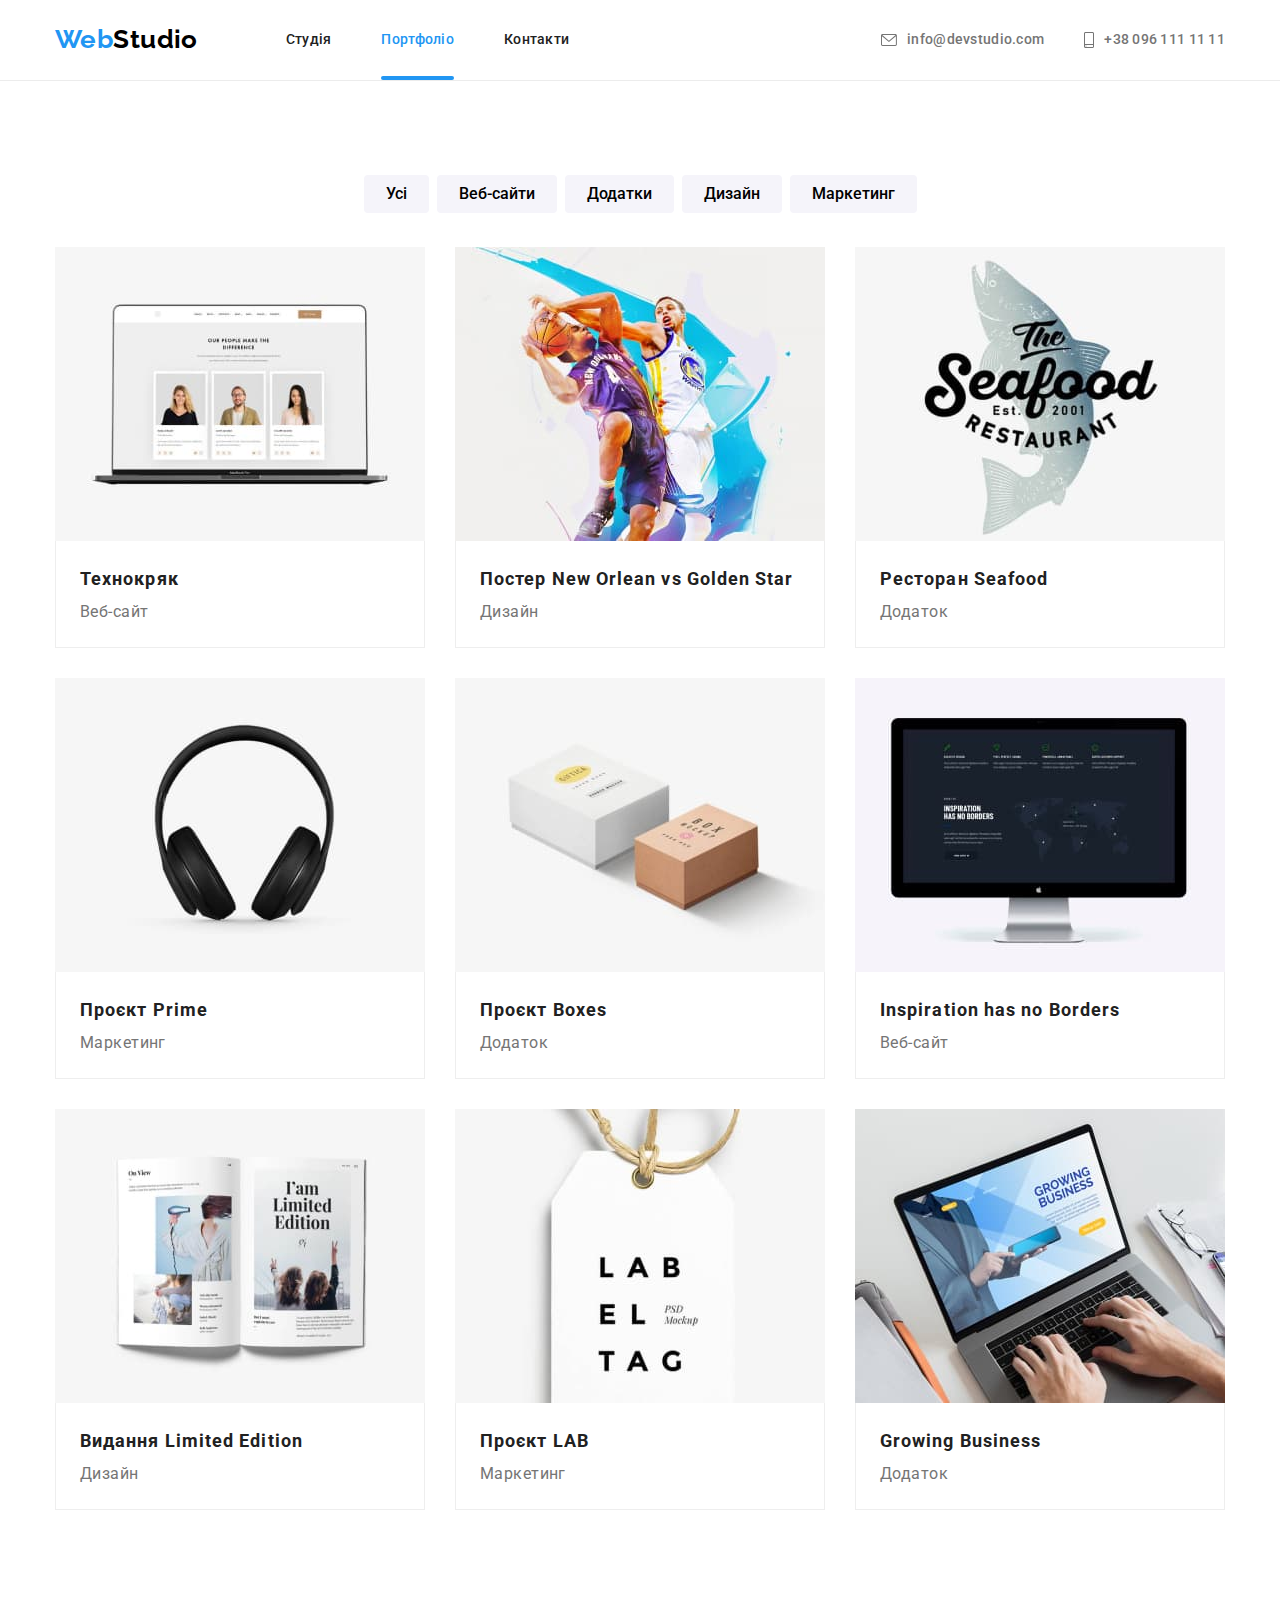
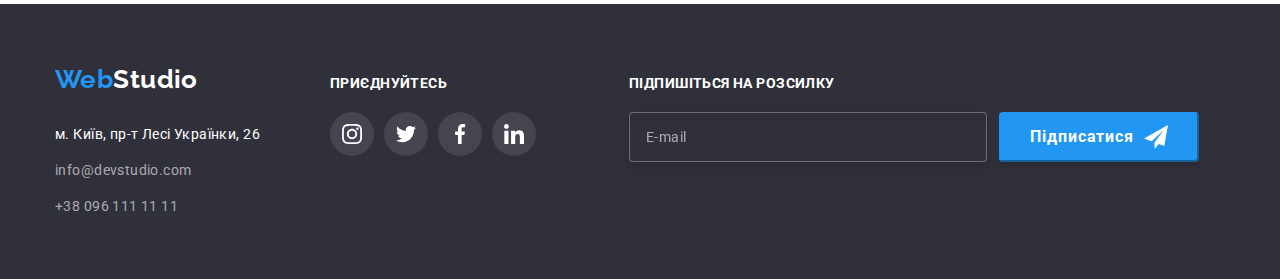
<file: portfolio.html>
<!DOCTYPE html>
<html lang="uk">
<head>
    <meta charset="UTF-8">
    <meta http-equiv="X-UA-Compatible" content="IE=edge">
    <meta name="viewport" content="width=device-width, initial-scale=1.0">
    <title>Портфоліо</title>
    <link href="https://fonts.googleapis.com/css2?family=Raleway:wght@700&family=Roboto:wght@400;500;700;900&display=swap"
        rel="stylesheet">
    <link rel="stylesheet" href="https://cdn.jsdelivr.net/npm/modern-normalize@1.1.0/modern-normalize.min.css">
    <link rel="stylesheet" href="./css/main.min.css">
</head>
<body>
    <!--Шапка сторінки-->
    <header class="header">
        <div class="container">
            <a href="/" class="logo logo-h">Web<span class="logo-end">Studio</span></a>
            <nav>
                <ul class="menu-nav list">
                    <li><a href="./index.html" class="link">Студія</a></li>
                    <li class="list-link current-site"><a href="./portfolio.html" class="link current">Портфоліо</a></li>
                    <li class="list-link"><a href="" class="link">Контакти</a></li>
                </ul>
            </nav>
            <ul class="contacts list">
                <li><a href="mailto:info@devstudio.com" class="contacts-link">
                        <svg class="menu-nav-icons" width="16" height="12">
                            <use href="./images/icons.svg#envelope"></use>
                        </svg>
                        info@devstudio.com</a></li>
                <li class="list-link"><a href="tel:+380961111111" class="contacts-link">
                        <svg class="menu-nav-icons" width="10" height="16">
                            <use href="./images/icons.svg#smartphone"></use>
                        </svg>
                        +38 096 111 11 11</a></li>
            </ul>
        </div>
    </header>
    <main>
        <section class="section">
            <div class="container">
                <h1 class="visually-hidden">Приклади робіт</h1>
                <ul class="list filter-list">
                    <li class="filter-li"><button type="button" class="filter">Усі</button></li>
                    <li class="filter-li"><button type="button" class="filter">Веб-сайти</button></li>
                    <li class="filter-li"><button type="button" class="filter">Додатки</button></li>
                    <li class="filter-li"><button type="button" class="filter">Дизайн</button></li>
                    <li class="filter-li"><button type="button" class="filter">Маркетинг</button></li>
                </ul>
                    <ul class="examples list">
                <li>
                    <a href="http://" class="example-link">
                    <div class="overlay">
                        <img srcset="./images/portfolio/technokryak.jpg 1x, ./images/portfolio/technokryak@2x.jpg 2x" src="./images/portfolio/technokryak.jpg" alt="Технокряк" width="370" height="294">
                        <p class="overlay-text">Ресурс пропонує комплексні пропозиції з різним рівнем функціоналу та сервісів. Все це дозволить відвідувачу отримати
                        вичерпні відомості про компанію чи приватну особу.</p>
                    </div>
                    <div class="infos">
                        <h2 class="example-item">Технокряк</h2>
                        <p class="p-text">Веб-сайт</p>
                    </div>
                    </a>
                </li>
                <li>
                    <a href="http://" class="example-link">
                    <div class="overlay">
                        <img srcset="./images/portfolio/basketball.jpg 1x, ./images/portfolio/basketball@2x.jpg 2x" src="./images/portfolio/basketball.jpg" alt="Постер" width="370" height="294">
                        <p class="overlay-text">Ресурс пропонує комплексні пропозиції з різним рівнем функціоналу та сервісів. Все це дозволить
                        відвідувачу отримати вичерпні відомості про компанію чи приватну особу.</p>
                    </div>
                    <div class="infos">
                        <h2 class="example-item">Постер New Orlean vs Golden Star</h2>
                        <p class="p-text">Дизайн</p>
                    </div>
                    </a>
                </li>
                <li>
                    <a href="http://" class="example-link">
                    <div class="overlay">
                        <img srcset="./images/portfolio/seafood.jpg 1x, ./images/portfolio/seafood@2x.jpg 2x" src="./images/portfolio/seafood.jpg" alt="Ресторан" width="370" height="294">
                        <p class="overlay-text">Ресурс пропонує комплексні пропозиції з різним рівнем функціоналу та сервісів. Все це дозволить
                        відвідувачу отримати вичерпні відомості про компанію чи приватну особу.</p>
                    </div>
                    <div class="infos">
                        <h2 class="example-item">Ресторан Seafood</h2>
                        <p class="p-text">Додаток</p>
                    </div>
                    </a>
                </li>
                <li>
                    <a href="http://" class="example-link">
                    <div class="overlay">
                        <img srcset="./images/portfolio/prime.jpg 1x, ./images/portfolio/prime@2x.jpg 2x" src="./images/portfolio/prime.jpg" alt="Prime" width="370" height="294">
                        <p class="overlay-text">Ресурс пропонує комплексні пропозиції з різним рівнем функціоналу та сервісів. Все це дозволить відвідувачу отримати вичерпні відомості про компанію чи приватну особу.</p>
                    </div>
                    <div class="infos">
                        <h2 class="example-item">Проєкт Prime</h2>
                        <p class="p-text">Маркетинг</p>
                    </div>
                    </a>
                </li>
                <li>
                    <a href="http://" class="example-link">
                    <div class="overlay">
                        <img srcset="./images/portfolio/boxes.jpg 1x, ./images/portfolio/boxes@2x.jpg 2x" src="./images/portfolio/boxes.jpg" alt="Boxes" width="370" height="294">
                        <p class="overlay-text">Ресурс пропонує комплексні пропозиції з різним рівнем функціоналу та сервісів. Все це дозволить
                        відвідувачу отримати вичерпні відомості про компанію чи приватну особу.</p>
                    </div>
                    <div class="infos">
                        <h2 class="example-item">Проєкт Boxes</h2>
                        <p class="p-text">Додаток</p>
                    </div>
                    </a>
                </li>
                <li>
                    <a href="http://" class="example-link">
                    <div class="overlay">
                        <img srcset="./images/portfolio/ihnb.jpg 1x, ./images/portfolio/ihnb@2x.jpg 2x" src="./images/portfolio/ihnb.jpg" alt="IhnB" width="370" height="294">
                        <p class="overlay-text">Ресурс пропонує комплексні пропозиції з різним рівнем функціоналу та сервісів. Все це дозволить
                        відвідувачу отримати вичерпні відомості про компанію чи приватну особу.</p>
                    </div>
                    <div class="infos">
                        <h2 class="example-item">Inspiration has no Borders</h2>
                        <p class="p-text">Веб-сайт</p>
                    </div>
                    </a>
                </li>
                <li>
                    <a href="http://" class="example-link">
                    <div class="overlay">
                        <img srcset="./images/portfolio/limited-edition.jpg 1x, ./images/portfolio/limited-edition@2x.jpg 2x" src="./images/portfolio/limited-edition.jpg" alt="Limited Edition" width="370" height="294">
                        <p class="overlay-text">Ресурс пропонує комплексні пропозиції з різним рівнем функціоналу та сервісів. Все це дозволить
                        відвідувачу отримати вичерпні відомості про компанію чи приватну особу.</p>
                    </div>
                    <div class="infos">
                        <h2 class="example-item">Видання Limited Edition</h2>
                        <p class="p-text">Дизайн</p>
                    </div>
                    </a>
                </li>
                <li>
                    <a href="http://" class="example-link">
                    <div class="overlay">
                        <img srcset="./images/portfolio/lab.jpg 1x, ./images/portfolio/lab@2x.jpg 2x" src="./images/portfolio/lab.jpg" alt="LAB" width="370" height="294">
                        <p class="overlay-text">Ресурс пропонує комплексні пропозиції з різним рівнем функціоналу та сервісів. Все це дозволить
                        відвідувачу отримати вичерпні відомості про компанію чи приватну особу.</p>
                    </div>
                    <div class="infos">
                        <h2 class="example-item">Проєкт LAB</h2>
                        <p class="p-text">Маркетинг</p>
                    </div>
                    </a>
                </li>
                <li>
                    <a href="http://" class="example-link">
                    <div class="overlay">
                        <img srcset="./images/portfolio/growing-business.jpg 1x, ./images/portfolio/growing-business@2x.jpg 2x" src="./images/portfolio/growing-business.jpg" alt="Growing Business" width="370" height="294">
                        <p class="overlay-text">Ресурс пропонує комплексні пропозиції з різним рівнем функціоналу та сервісів. Все це дозволить
                        відвідувачу отримати вичерпні відомості про компанію чи приватну особу.</p>
                    </div>
                    <div class="infos">
                        <h2 class="example-item">Growing Business</h2>
                        <p class="p-text">Додаток</p>
                    </div>
                    </a>
                </li>
                </ul>
            </div>
        </section>
    </main>
    <!--Підвал сторінки-->
    <footer class="footer">
        <div class="container">
            <div>
                <a href="/" class="logo logo-f">Web<span class="logo-end-f">Studio</span></a>
                <address>
                    <ul class="list">
                        <li class="adress-li"><a href="https://goo.gl/maps/xRPYW7kkfp8a4WXSA" target="_blank"
                                rel="noopener noreferrer nofollow" class="adress-link">м. Київ, пр-т Лесі Українки, 26</a>
                        </li>
                        <li class="adress-li"><a href="mailto:info@devstudio.com" target="_blank"
                                rel="noopener noreferrer nofollow" class="info-link">info@devstudio.com</a>
                        </li>
                        <li class="adress-li"><a href="tel:+380961111111" class="info-link">+38 096 111 11 11</a></li>
                    </ul>
                </address>
            </div>
            <div class="f-right">
                <p class="join">приєднуйтесь</p>
                <ul class="socials-list list">
                    <li class="link-item">
                        <a href="https://www.instagram.com" class="socials-link" target="_blank"
                            rel="noopener noreferrer nofollow">
                            <svg class="socials-icons" width="20" height="20">
                                <use href="./images/icons.svg#instagram"></use>
                            </svg>
                        </a>
                    </li>
                    <li class="link-item">
                        <a href="https://twitter.com" class="socials-link" target="_blank"
                            rel="noopener noreferrer nofollow">
                            <svg class="socials-icons" width="20" height="20">
                                <use href="./images/icons.svg#twitter"></use>
                            </svg>
                        </a>
                    </li>
                    <li class="link-item">
                        <a href="https://www.facebook.com" class="socials-link" target="_blank"
                            rel="noopener noreferrer nofollow">
                            <svg class="socials-icons" width="20" height="20">
                                <use href="./images/icons.svg#facebook"></use>
                            </svg>
                        </a>
                    </li>
                    <li class="link-item">
                        <a href="https://www.linkedin.com" class="socials-link" target="_blank"
                            rel="noopener noreferrer nofollow">
                            <svg class="socials-icons" width="20" height="20">
                                <use href="./images/icons.svg#linkedin"></use>
                            </svg>
                        </a>
                    </li>
                </ul>   
            </div>
            <div class="f-form">
                <p class="f-sign">Підпишіться на розсилку</p>
                <form class="footer-form">
                    <input type="email" name="email" placeholder="E-mail" class="footer-input">
                    <button type="submit" class="footer-btn">
                        <span class="sign">Підписатися</span>
                        <svg width="24" height="24">
                            <use href="./images/icons.svg#icon-send"></use>
                        </svg>
                    </button>
                </form>
            </div>
        </div>
    </footer>
    </body>
    </html>
</file>
<file: css/main.min.css>
:root{--main-text-color: #212121;--second-text-color: #757575;--activ-color: #2196F3;--white-color: #FFFFFF;--time: 250ms;--time-funktion: cubic-bezier(0.4, 0, 0.2, 1) }.visually-hidden{position:absolute;width:1px;height:1px;margin:-1px;border:0;padding:0;white-space:nowrap;-webkit-clip-path:inset(100%);clip-path:inset(100%);clip:rect(0 0 0 0);overflow:hidden}body{color:var(--main-text-color);background-color:var(--white-color);font-family:Roboto,sans-serif;font-size:14px;letter-spacing:.03em}.list{list-style:none}.container{margin:0 auto;padding:0 15px}@media screen and (min-width: 480px){.container{width:480px}}@media screen and (min-width: 768px){.container{width:768px}}@media screen and (min-width: 1200px){.container{width:1200px}}h1,h2,h3,h4,h5,h6,p,ul{margin:0;padding:0}.section{padding-top:60px;padding-bottom:60px}@media screen and (min-width: 768px){.section{padding-top:94px;padding-bottom:94px}}@media screen and (min-width: 1200px){.section{width:100%;padding-top:94px;padding-bottom:94px}}a{text-decoration:none}img{display:block;max-width:100%;height:auto}.header{border-bottom:1px solid #ececec}.header .container{display:-webkit-box;display:-ms-flexbox;display:flex;-webkit-box-align:center;-ms-flex-align:center;align-items:center}.menu-nav-icons{margin-right:8px;fill:var(--second-text-color);-webkit-transition:fill var(--time) var(--time-funktion);transition:fill var(--time) var(--time-funktion)}@media screen and (min-width: 1200px){.menu-nav-icons{margin-right:10px}}.menu-nav-icons:hover,.menu-nav-icons:focus{fill:var(--activ-color)}.contacts-link:hover .menu-nav-icons,.contacts-link:focus .menu-nav-icons{fill:currentColor}.envelope{width:14px;height:10px}@media screen and (min-width: 1200px){.envelope{width:16px;height:12px}}.smartphone{width:10px;height:14px}@media screen and (min-width: 1200px){.smartphone{width:10px;height:16px}}.menu-nav .list-link{margin-left:50px}@media screen and (min-width: 1200px){.contacts .list-link{margin-left:40px}}.link{color:var(--main-text-color);-webkit-transition:color var(--time) var(--time-funktion);transition:color var(--time) var(--time-funktion)}.link:hover,.link:focus{color:var(--activ-color)}.current-site{position:relative}.current::after{content:"";position:absolute;display:block;bottom:0;width:100%;height:4px;background-color:var(--activ-color);border-radius:2px}.current{color:var(--activ-color)}.contacts-link{color:var(--second-text-color);-webkit-transition:color var(--time) var(--time-funktion);transition:color var(--time) var(--time-funktion)}.contacts-link:hover,.contacts-link:focus{color:var(--activ-color)}.menu-nav{display:-webkit-box;display:-ms-flexbox;display:flex;margin-left:88px;font-weight:500;font-size:14px;line-height:1.14;letter-spacing:.02em}@media screen and (max-width: 767px){.menu-nav{display:none}}.menu-nav .link{display:-webkit-box;display:-ms-flexbox;display:flex;padding-top:32px;padding-bottom:32px}.contacts .contacts-link{display:-webkit-box;display:-ms-flexbox;display:flex;-webkit-box-align:center;-ms-flex-align:center;align-items:center}@media screen and (min-width: 1200px){.contacts .contacts-link{display:-webkit-box;display:-ms-flexbox;display:flex;padding-top:32px;padding-bottom:32px}}.contacts{margin-left:96px;display:-webkit-box;display:-ms-flexbox;display:flex;gap:10px;font-weight:500;font-size:12px;line-height:1.14;letter-spacing:.02em}@media screen and (max-width: 767px){.contacts{display:none}}@media screen and (max-width: 1199px){.contacts{-ms-flex-wrap:wrap;flex-wrap:wrap}}@media screen and (min-width: 1200px){.contacts{margin-left:auto;gap:0;font-size:14px}}.logo{color:var(--activ-color);font-family:"Raleway",sans-serif;font-weight:700;font-size:24px;line-height:1.17}@media screen and (min-width: 1200px){.logo{font-size:26px;line-height:1.19}}.logo-end{color:#000}.logo-end-f{color:var(--white-color)}.logo-h{padding-top:24px;padding-bottom:25px}.logo-f{display:block;text-align:center;margin-bottom:28px}@media screen and (min-width: 1200px){.logo-f{display:block;text-align:start}}.footer{width:100%;padding:60px 0;margin:0 auto;background-color:#2f303a}@media screen and (min-width: 768px){.footer{width:768px}}@media screen and (min-width: 1200px){.footer{width:auto}}.footer .container{display:block}@media screen and (min-width: 1200px){.footer .container{display:-webkit-box;display:-ms-flexbox;display:flex;-webkit-box-align:baseline;-ms-flex-align:baseline;align-items:baseline}}.footer-tablet{display:block}@media screen and (min-width: 768px){.footer-tablet{display:-webkit-box;display:-ms-flexbox;display:flex;-webkit-box-align:baseline;-ms-flex-align:baseline;align-items:baseline;-ms-flex-pack:distribute;justify-content:space-around;margin-bottom:60px}}@media screen and (min-width: 1200px){.footer-tablet{display:-webkit-box;display:-ms-flexbox;display:flex;-webkit-box-align:baseline;-ms-flex-align:baseline;align-items:baseline;margin-bottom:0}}@media screen and (max-width: 767px){.contacts-list{margin-bottom:60px}}.adress-li:not(:last-child){margin-bottom:12px}.adress-li{text-align:center}@media screen and (min-width: 1200px){.adress-li{text-align:start}}.adress-link{color:var(--white-color);font-style:normal;line-height:1.71;-webkit-transition:color var(--time) var(--time-funktion);transition:color var(--time) var(--time-funktion)}.adress-link:hover,.adress-link:focus{color:var(--activ-color)}.f-right{text-align:center}@media screen and (min-width: 1200px){.f-right{text-align:start;width:206px;height:80px;margin-left:70px}}.f-right .socials-list{text-align:center}@media screen and (max-width: 767px){.f-right .socials-list{margin-bottom:60px}}@media screen and (min-width: 1200px){.f-right .socials-list{text-align:start;margin:0}}.join{width:auto;margin-bottom:20px;font-weight:700;font-size:14px;line-height:1.14;letter-spacing:.03em;text-transform:uppercase;color:#fff}@media screen and (min-width: 1200px){.f-form{width:570px;height:86px;margin-left:93px}}.f-sign{width:auto;text-align:center;font-weight:700;font-size:14px;line-height:1.14;letter-spacing:.03em;text-transform:uppercase;color:#fff}@media screen and (min-width: 1200px){.f-sign{text-align:start}}.footer-form{display:block}@media screen and (min-width: 1200px){.footer-form{display:-webkit-box;display:-ms-flexbox;display:flex;gap:12px;-webkit-box-align:center;-ms-flex-align:center;align-items:center}}.sign{margin-right:10px;font-weight:700;font-size:16px;line-height:1.88;letter-spacing:.06em;color:#fff}.footer-input{width:100%;height:50px;margin:20px auto;padding-left:16px;color:var(--white-color);background-color:#2f303a;border:1px solid rgba(255,255,255,.3);-webkit-filter:drop-shadow(0px 4px 4px rgba(0, 0, 0, 0.15));filter:drop-shadow(0px 4px 4px rgba(0, 0, 0, 0.15));border-radius:4px;letter-spacing:.03em;-webkit-transition:border var(--time) var(--time-funktion);transition:border var(--time) var(--time-funktion)}.footer-input:focus,.footer-input:hover{border-color:var(--activ-color)}.footer-input::-webkit-input-placeholder{display:-webkit-box;display:flex;-webkit-box-align:center;align-items:center;font-weight:400;line-height:1.25;letter-spacing:.03em;color:rgba(255,255,255,.6)}.footer-input::-moz-placeholder{display:flex;align-items:center;font-weight:400;line-height:1.25;letter-spacing:.03em;color:rgba(255,255,255,.6)}.footer-input:-ms-input-placeholder{display:-ms-flexbox;display:flex;-ms-flex-align:center;align-items:center;font-weight:400;line-height:1.25;letter-spacing:.03em;color:rgba(255,255,255,.6)}.footer-input::-ms-input-placeholder{display:-ms-flexbox;display:flex;-ms-flex-align:center;align-items:center;font-weight:400;line-height:1.25;letter-spacing:.03em;color:rgba(255,255,255,.6)}.footer-input::placeholder{display:-webkit-box;display:-ms-flexbox;display:flex;-webkit-box-align:center;-ms-flex-align:center;align-items:center;font-weight:400;line-height:1.25;letter-spacing:.03em;color:rgba(255,255,255,.6)}@media screen and (min-width: 480px){.footer-input{width:450px}}@media screen and (min-width: 768px)and (max-width: 1199px){.footer-input{display:-webkit-box;display:-ms-flexbox;display:flex}}@media screen and (min-width: 1200px){.footer-input{width:358px}}.footer-btn{display:-webkit-box;display:-ms-flexbox;display:flex;-webkit-box-align:center;-ms-flex-align:center;align-items:center;-webkit-box-pack:center;-ms-flex-pack:center;justify-content:center;width:200px;height:50px;margin:0 auto;background-color:var(--activ-color);-webkit-box-shadow:0px 4px 4px rgba(0,0,0,.15);box-shadow:0px 4px 4px rgba(0,0,0,.15);border-radius:4px;border-color:var(--activ-color)}.link-item{background-color:rgba(255,255,255,.1);border-radius:50%}.info-link{color:rgba(255,255,255,.6);font-style:normal;line-height:1.71;-webkit-transition:color var(--time) var(--time-funktion);transition:color var(--time) var(--time-funktion)}.info-link:hover,.info-link:focus{color:var(--activ-color)}.hero{padding-top:118px;padding-bottom:118px;background-color:#c4c4c4;background-size:cover;background-position:center;background-repeat:no-repeat;background-image:-webkit-gradient(linear, left top, left bottom, color-stop(40%, rgba(47, 48, 58, 0.4)), color-stop(40%, rgba(47, 48, 58, 0.4))),url("../images/hero/m.jpg");background-image:linear-gradient(rgba(47, 48, 58, 0.4) 40%, rgba(47, 48, 58, 0.4) 40%),url("../images/hero/m.jpg")}@media(min-device-pixel-ratio: 2),(-webkit-min-device-pixel-ratio: 2),(min-resolution: 192dpi),(min-resolution: 2dppx){.hero{background-image:-webkit-gradient(linear, left top, left bottom, color-stop(40%, rgba(47, 48, 58, 0.4)), color-stop(40%, rgba(47, 48, 58, 0.4))),url("../images/hero/m@2x.jpg");background-image:linear-gradient(rgba(47, 48, 58, 0.4) 40%, rgba(47, 48, 58, 0.4) 40%),url("../images/hero/m@2x.jpg")}}@media screen and (min-width: 768px){.hero{background-image:-webkit-gradient(linear, left top, left bottom, color-stop(40%, rgba(47, 48, 58, 0.4)), color-stop(40%, rgba(47, 48, 58, 0.4))),url("../images/hero/t.jpg");background-image:linear-gradient(rgba(47, 48, 58, 0.4) 40%, rgba(47, 48, 58, 0.4) 40%),url("../images/hero/t.jpg")}}@media screen and (min-width: 768px)and (min-device-pixel-ratio: 2),screen and (min-width: 768px)and (-webkit-min-device-pixel-ratio: 2),screen and (min-width: 768px)and (min-resolution: 192dpi),screen and (min-width: 768px)and (min-resolution: 2dppx){.hero{background-image:-webkit-gradient(linear, left top, left bottom, color-stop(40%, rgba(47, 48, 58, 0.4)), color-stop(40%, rgba(47, 48, 58, 0.4))),url("../images/hero/t@2x.jpg");background-image:linear-gradient(rgba(47, 48, 58, 0.4) 40%, rgba(47, 48, 58, 0.4) 40%),url("../images/hero/t@2x.jpg")}}@media screen and (min-width: 1200px){.hero{padding-top:200px;padding-bottom:200px;background-image:-webkit-gradient(linear, left top, left bottom, color-stop(40%, rgba(47, 48, 58, 0.4)), color-stop(40%, rgba(47, 48, 58, 0.4))),url("../images/hero/d.jpg");background-image:linear-gradient(rgba(47, 48, 58, 0.4) 40%, rgba(47, 48, 58, 0.4) 40%),url("../images/hero/d.jpg")}}@media screen and (min-width: 1200px)and (min-device-pixel-ratio: 2),screen and (min-width: 1200px)and (-webkit-min-device-pixel-ratio: 2),screen and (min-width: 1200px)and (min-resolution: 192dpi),screen and (min-width: 1200px)and (min-resolution: 2dppx){.hero{background-image:-webkit-gradient(linear, left top, left bottom, color-stop(40%, rgba(47, 48, 58, 0.4)), color-stop(40%, rgba(47, 48, 58, 0.4))),url("../images/hero/d@2x.jpg");background-image:linear-gradient(rgba(47, 48, 58, 0.4) 40%, rgba(47, 48, 58, 0.4) 40%),url("../images/hero/d@2x.jpg")}}.hero__title{color:var(--white-color);font-weight:900;font-size:26px;line-height:1.62;text-align:center;letter-spacing:.06em;text-transform:uppercase}@media screen and (min-width: 1200px){.hero__title{font-size:44px;line-height:1.36}}.hero-button{display:-webkit-box;display:-ms-flexbox;display:flex;max-width:200px;height:50px;-webkit-box-pack:center;-ms-flex-pack:center;justify-content:center;margin-top:30px;margin-left:auto;margin-right:auto;color:var(--white-color);background-color:var(--activ-color);font-family:inherit;font-weight:700;font-size:16px;line-height:1.88;-webkit-box-align:center;-ms-flex-align:center;align-items:center;text-align:center;letter-spacing:.06em;cursor:pointer;border-style:none;border-radius:4px;-webkit-transition:background-color var(--time) var(--time-funktion);transition:background-color var(--time) var(--time-funktion)}.hero-button:hover{background-color:#188ce8}@media screen and (min-width: 1200px){.features{padding-bottom:0}}.features__list{display:block}@media screen and (min-width: 768px){.features__list{display:-webkit-box;display:-ms-flexbox;display:flex;-ms-flex-wrap:wrap;flex-wrap:wrap;gap:30px}}@media screen and (max-width: 767px){.features__item{max-width:450px;margin-left:auto;margin-right:auto;margin-bottom:30px}.features__item:last-child{margin-bottom:0}}@media screen and (min-width: 768px)and (max-width: 1199px){.features__item{width:354px}}@media screen and (min-width: 1200px){.features__item{width:270px}.features__item:last-child{margin:0}}.features__icon{display:-webkit-box;display:-ms-flexbox;display:flex;-webkit-box-align:center;-ms-flex-align:center;align-items:center;-webkit-box-pack:center;-ms-flex-pack:center;justify-content:center;max-width:450px;height:120px;background:#f5f4fa;border-radius:4px}@media screen and (min-width: 768px){.features__icon{width:354px;height:120px}}@media screen and (min-width: 1200px){.features__icon{width:270px;height:120px}}.features__title{margin-bottom:10px;margin-top:30px;font-weight:700;font-size:14px;line-height:1.14;text-transform:uppercase}@media screen and (max-width: 767px){.features__title{text-align:center}}.features__text{color:var(--second-text-color);line-height:1.71}@media screen and (max-width: 1199px){.work{display:none}}.work-title{margin-bottom:50px;font-weight:700;font-size:36px;line-height:1.17;text-align:center}.works{display:-webkit-box;display:-ms-flexbox;display:flex}.works__item{position:relative}.works__item:not(:last-child){margin-right:30px}.works__name{position:absolute;width:100%;bottom:0;padding-top:27px;padding-bottom:27px;font-weight:700;font-size:14px;line-height:1.14;text-align:center;text-transform:uppercase;color:#fff;background:rgba(47,48,58,.8)}.team{background-color:#f5f4fa}.team__title{margin-bottom:50px;font-weight:700;font-size:28px;line-height:1.17;text-align:center}@media screen and (min-width: 1200px){.team__title{font-size:36px}}.team__list{display:block}@media screen and (min-width: 768px){.team__list{display:-webkit-box;display:-ms-flexbox;display:flex;-ms-flex-wrap:wrap;flex-wrap:wrap;gap:30px}}.team__item{background-color:var(--white-color);-webkit-box-shadow:0px 1px 3px rgba(0,0,0,.12),0px 1px 1px rgba(0,0,0,.14),0px 2px 1px rgba(0,0,0,.2);box-shadow:0px 1px 3px rgba(0,0,0,.12),0px 1px 1px rgba(0,0,0,.14),0px 2px 1px rgba(0,0,0,.2);border-radius:0px 0px 4px 4px}@media screen and (max-width: 767px){.team__item:not(:last-child){margin-bottom:30px}}@media screen and (min-width: 768px)and (max-width: 1199px){.team__item{width:354px}}@media screen and (min-width: 1200px){.team__item{width:270px}}.team__text{padding-top:30px;padding-bottom:24px}@media screen and (min-width: 1200px){.team__text{padding:30px 0}}.team__name{margin-bottom:10px;font-weight:500;font-size:16px;line-height:1.19;text-align:center}.team__pos{color:var(--second-text-color);font-size:16px;line-height:1.19;text-align:center;margin-bottom:16px}.socials-list{display:-webkit-box;display:-ms-flexbox;display:flex;gap:10px;-webkit-box-align:center;-ms-flex-align:center;align-items:center;-webkit-box-pack:center;-ms-flex-pack:center;justify-content:center;padding:0;margin-left:auto;margin-right:auto;max-width:206px;max-height:44px}.socials-link{display:-webkit-box;display:-ms-flexbox;display:flex;-webkit-box-align:center;-ms-flex-align:center;align-items:center;-webkit-box-pack:center;-ms-flex-pack:center;justify-content:center;width:44px;height:44px;fill:#afb1b8;border-radius:50%;-webkit-transition:background-color var(--time) var(--time-funktion),fill var(--time) var(--time-funktion);transition:background-color var(--time) var(--time-funktion),fill var(--time) var(--time-funktion)}.socials-link:hover,.socials-link:focus{fill:#fff;background-color:var(--activ-color)}.socials-icons{fill:var(--white-color)}.mob-socials{display:-webkit-box;display:-ms-flexbox;display:flex;-ms-flex-wrap:wrap;flex-wrap:wrap;margin-top:64px}.mob-socials-link{font-weight:500;font-size:18px;line-height:1.22;letter-spacing:.02em;color:var(--activ-color)}.mob-socials-item::after{content:"";width:22px;height:0px;margin-left:10px;margin-right:10px;border:1px solid rgba(33,33,33,.2);-webkit-transform:rotate(90deg);transform:rotate(90deg)}.mobile-bottom{margin-top:auto}.clients__title{margin-bottom:50px;font-weight:700;font-size:28px;line-height:1.17;text-align:center}@media screen and (min-width: 1200px){.clients__title{font-size:36px}}.clients{display:-webkit-box;display:-ms-flexbox;display:flex;-ms-flex-wrap:wrap;flex-wrap:wrap;gap:30px}@media screen and (min-width: 480px){.clients{width:450px}}@media screen and (min-width: 768px){.clients{width:738px}}@media screen and (min-width: 1200px){.clients{width:1170px}}.clients__item{display:-webkit-box;display:-ms-flexbox;display:flex;-webkit-box-align:center;-ms-flex-align:center;align-items:center;-webkit-box-pack:center;-ms-flex-pack:center;justify-content:center;width:calc(50% - 30px);height:92px;border:1px solid #afb1b8;border-radius:4px;-webkit-transition:border var(--time) var(--time-funktion);transition:border var(--time) var(--time-funktion)}.clients__item:hover{border:1px solid var(--activ-color);cursor:pointer}@media screen and (min-width: 480px){.clients__item{width:210px}}@media screen and (min-width: 768px){.clients__item{width:226px}}@media screen and (min-width: 1200px){.clients__item{width:170px}}.clients__item a:focus{border:1px solid var(--activ-color);cursor:pointer}.clients__icon{fill:#afb1b8;-webkit-transition:fill var(--time) var(--time-funktion);transition:fill var(--time) var(--time-funktion)}.clients__item:hover .clients__icon,.clients__item:focus .clients__icon{fill:var(--activ-color)}.filter-list{display:-webkit-box;display:-ms-flexbox;display:flex;-webkit-box-pack:center;-ms-flex-pack:center;justify-content:center;margin-bottom:34px}.filter-li:not(:last-child){margin-right:8px}.filter{padding:6px 22px;border-style:none;background-color:#f5f4fa;font-family:inherit;font-weight:500;font-size:16px;line-height:1.63;text-align:center;cursor:pointer;border-radius:4px;-webkit-transition:background-color var(--time) var(--time-funktion),color var(--time) var(--time-funktion),-webkit-box-shadow var(--time) var(--time-funktion);transition:background-color var(--time) var(--time-funktion),color var(--time) var(--time-funktion),-webkit-box-shadow var(--time) var(--time-funktion);transition:background-color var(--time) var(--time-funktion),color var(--time) var(--time-funktion),box-shadow var(--time) var(--time-funktion);transition:background-color var(--time) var(--time-funktion),color var(--time) var(--time-funktion),box-shadow var(--time) var(--time-funktion),-webkit-box-shadow var(--time) var(--time-funktion)}.filter:hover,.filter:focus{background-color:var(--activ-color);color:var(--white-color);-webkit-box-shadow:0px 3px 1px rgba(0,0,0,.1),0px 1px 2px rgba(0,0,0,.08),0px 2px 2px rgba(0,0,0,.12);box-shadow:0px 3px 1px rgba(0,0,0,.1),0px 1px 2px rgba(0,0,0,.08),0px 2px 2px rgba(0,0,0,.12)}.examples{display:-webkit-box;display:-ms-flexbox;display:flex;-ms-flex-wrap:wrap;flex-wrap:wrap;gap:30px}.example-link{display:block;-webkit-transition:-webkit-box-shadow var(--time) var(--time-funktion);transition:-webkit-box-shadow var(--time) var(--time-funktion);transition:box-shadow var(--time) var(--time-funktion);transition:box-shadow var(--time) var(--time-funktion), -webkit-box-shadow var(--time) var(--time-funktion)}.example-link:hover,.example-link:focus{-webkit-box-shadow:0px 1px 1px rgba(0,0,0,.12),0px 4px 4px rgba(0,0,0,.06),1px 4px 6px rgba(0,0,0,.16);box-shadow:0px 1px 1px rgba(0,0,0,.12),0px 4px 4px rgba(0,0,0,.06),1px 4px 6px rgba(0,0,0,.16)}.infos{padding:20px 24px;border-left:1px solid #eee;border-bottom:1px solid #eee;border-right:1px solid #eee}.overlay{position:relative;overflow:hidden}.overlay-text{display:inline-block;position:absolute;top:0;left:0;width:370px;height:294px;padding:63px 24px;font-weight:400;font-size:18px;line-height:1.56;color:var(--white-color);background-color:rgba(33,150,243,.9);-webkit-transform:translateY(101%);transform:translateY(101%);-webkit-transition:-webkit-transform var(--time) var(--time-funktion);transition:-webkit-transform var(--time) var(--time-funktion);transition:transform var(--time) var(--time-funktion);transition:transform var(--time) var(--time-funktion), -webkit-transform var(--time) var(--time-funktion)}.example-link:hover .overlay-text{-webkit-transform:translateY(0);transform:translateY(0)}.example-item{color:var(--main-text-color);font-weight:700;font-size:18px;line-height:2;letter-spacing:.06em}.p-text{color:var(--second-text-color);font-size:16px;line-height:1.88}.backdrop{position:fixed;top:0;left:0;z-index:10;width:100%;height:100%;background-color:rgba(0,0,0,.2);-webkit-transition:visibility 300ms var(--time-funktion),opacity 300ms var(--time-funktion);transition:visibility 300ms var(--time-funktion),opacity 300ms var(--time-funktion)}.backdrop.is-hidden{opacity:0;visibility:hidden;pointer-events:none}.modal{position:absolute;top:50%;left:50%;-webkit-transform:translate(-50%, -50%);transform:translate(-50%, -50%);padding:40px;width:100%;height:100%;background:#fff;-webkit-box-shadow:0px 1px 3px rgba(0,0,0,.12),0px 1px 1px rgba(0,0,0,.14),0px 2px 1px rgba(0,0,0,.2);box-shadow:0px 1px 3px rgba(0,0,0,.12),0px 1px 1px rgba(0,0,0,.14),0px 2px 1px rgba(0,0,0,.2);border-radius:4px;-webkit-transition:-webkit-transform 300ms var(--time-funktion);transition:-webkit-transform 300ms var(--time-funktion);transition:transform 300ms var(--time-funktion);transition:transform 300ms var(--time-funktion), -webkit-transform 300ms var(--time-funktion)}@media screen and (min-width: 480px){.modal{width:450px;height:609px}}@media screen and (min-width: 1200px){.modal{width:528px;height:581px}}.backdrop.is-hidden .modal{-webkit-transform:scale(0.3);transform:scale(0.3)}.close-btn{position:absolute;top:8px;right:8px;display:-webkit-box;display:-ms-flexbox;display:flex;-webkit-box-align:center;-ms-flex-align:center;align-items:center;-webkit-box-pack:center;-ms-flex-pack:center;justify-content:center;width:30px;height:30px;padding:0;background:#fff;border-radius:50%;cursor:pointer;border:1px solid rgba(0,0,0,.1)}.close-btn-icon{fill:#000;-webkit-transition:fill var(--time) var(--time-funktion);transition:fill var(--time) var(--time-funktion)}.close-btn:hover .close-btn-icon,.close-btn:focus .close-btn-icon{fill:var(--activ-color)}.modal-title{width:100%;font-weight:700;font-size:20px;line-height:1.5;text-align:center;letter-spacing:.03em;color:var(--main-text-color)}@media screen and (min-width: 480px){.modal-title{width:370px;height:60px}}@media screen and (min-width: 1200px){.modal-title{width:448px;height:23px;line-height:1.15}}.m-input{position:relative}.modal-input{-webkit-box-sizing:border-box;box-sizing:border-box;padding-left:42px;width:100%;height:40px;border:1px solid rgba(33,33,33,.2);border-radius:4px;-webkit-transition:border-color var(--time) var(--time-funktion);transition:border-color var(--time) var(--time-funktion)}.m-input:hover .modal-input,.m-input:focus .modal-input,.m-input:focus-within .modal-input{border-color:var(--activ-color)}@media screen and (min-width: 480px){.modal-input{width:370px;height:40px}}@media screen and (min-width: 1200px){.modal-input{width:448px}}.modal-comments{-webkit-box-sizing:border-box;box-sizing:border-box;resize:none;width:100%;height:120px;padding:12px 16px;border:1px solid rgba(33,33,33,.2);border-radius:4px}@media screen and (min-width: 480px){.modal-comments{width:370px;height:120px}}@media screen and (min-width: 1200px){.modal-comments{width:448px}}.modal-comments::-webkit-input-placeholder{font-weight:400;font-size:14px;line-height:1.14;letter-spacing:.01em;color:rgba(117,117,117,.5)}.modal-comments::-moz-placeholder{font-weight:400;font-size:14px;line-height:1.14;letter-spacing:.01em;color:rgba(117,117,117,.5)}.modal-comments:-ms-input-placeholder{font-weight:400;font-size:14px;line-height:1.14;letter-spacing:.01em;color:rgba(117,117,117,.5)}.modal-comments::-ms-input-placeholder{font-weight:400;font-size:14px;line-height:1.14;letter-spacing:.01em;color:rgba(117,117,117,.5)}.modal-comments::placeholder{font-weight:400;font-size:14px;line-height:1.14;letter-spacing:.01em;color:rgba(117,117,117,.5)}@media screen and (min-width: 1200px){.modal-comments::-webkit-input-placeholder{font-size:12px;line-height:1.17}.modal-comments::-moz-placeholder{font-size:12px;line-height:1.17}.modal-comments:-ms-input-placeholder{font-size:12px;line-height:1.17}.modal-comments::-ms-input-placeholder{font-size:12px;line-height:1.17}.modal-comments::placeholder{font-size:12px;line-height:1.17}}.modal-comments:hover,.modal-comments:focus{border-color:var(--activ-color)}.form-icon{position:absolute;top:50%;left:15px;-webkit-transform:translateY(-50%);transform:translateY(-50%);-webkit-transition:fill var(--time) var(--time-funktion);transition:fill var(--time) var(--time-funktion)}.m-input:hover .form-icon,.m-input:focus .form-icon,.m-input:focus-within .form-icon{fill:var(--activ-color)}input:focus-visible,textarea:focus-visible{outline:none}.modal-name{display:block;margin-top:10px;margin-bottom:4px;font-weight:400;font-size:12px;line-height:1.17;letter-spacing:.01em;color:var(--second-text-color)}.form-checkbox{display:-webkit-box;display:-ms-flexbox;display:flex;-webkit-box-align:center;-ms-flex-align:center;align-items:center;-webkit-box-pack:center;-ms-flex-pack:center;justify-content:center;margin-top:20px;margin-bottom:31px;font-size:12px;line-height:1.17;color:var(--second-text-color)}@media screen and (min-width: 1200px){.form-checkbox{font-size:14px;line-height:1.71;margin-bottom:30px}}.checkbox-icon{margin-right:8px}.checkbox-icon .unchecked{opacity:1}.checkbox-input:checked+.checkbox-icon .unchecked{opacity:0}.checkbox-icon .checked{opacity:0}.checkbox-input:checked+.checkbox-icon .checked{opacity:1}.terms{text-decoration:underline;color:var(--activ-color)}.modal-btn{display:-webkit-box;display:-ms-flexbox;display:flex;-webkit-box-align:center;-ms-flex-align:center;align-items:center;-webkit-box-pack:center;-ms-flex-pack:center;justify-content:center;width:200px;height:50px;margin:auto;margin-top:30px;background-color:var(--activ-color);-webkit-box-shadow:0px 4px 4px rgba(0,0,0,.15);box-shadow:0px 4px 4px rgba(0,0,0,.15);border-radius:4px;border-color:var(--activ-color);-webkit-transition:background-color var(--time) var(--time-funktion);transition:background-color var(--time) var(--time-funktion)}.modal-btn:hover,.modal-btn:focus{background-color:#188ce8}.modal-btn-text{display:-webkit-box;display:-ms-flexbox;display:flex;-webkit-box-align:center;-ms-flex-align:center;align-items:center;text-align:center;font-weight:700;font-size:16px;line-height:1.88;letter-spacing:.06em;color:#fff}.menu-toggle{min-height:40px;min-width:40px;display:-webkit-box;display:-ms-flexbox;display:flex;-webkit-box-align:center;-ms-flex-align:center;align-items:center;-webkit-box-pack:center;-ms-flex-pack:center;justify-content:center;margin-left:auto;padding:0;background-color:rgba(0,0,0,0);cursor:pointer;border:none;border-radius:50%;outline:none}@media(min-width: 768px){.menu-toggle{display:none}}.mob-menu-icons:hover,.mob-menu-icons:focus{fill:var(--activ-color)}.menu-container{position:fixed;top:0;left:0;display:-webkit-box;display:-ms-flexbox;display:flex;-webkit-box-orient:vertical;-webkit-box-direction:normal;-ms-flex-direction:column;flex-direction:column;width:100vw;height:100vh;padding:48px 40px;background-color:var(--white-color);z-index:999;-webkit-transform:translateX(100%);transform:translateX(100%);-webkit-transition:-webkit-transform var(--time) var(--time-funktion);transition:-webkit-transform var(--time) var(--time-funktion);transition:transform var(--time) var(--time-funktion);transition:transform var(--time) var(--time-funktion), -webkit-transform var(--time) var(--time-funktion)}.menu-container.is-open{-webkit-transform:translateX(0);transform:translateX(0)}.menu-container .menu-toggle{position:absolute;top:16px;right:16px;color:#fff}.mobile-menu{padding:0;margin-bottom:auto}.mobile-menu .link{display:block;margin-bottom:32px;text-decoration:none;font-weight:500;font-size:40px;line-height:1.18;letter-spacing:.02em;color:var(--main-text-color)}.mobile-menu .link:hover,.mobile-menu .link:focus{color:var(--activ-color)}.mobile-contacts{margin-left:auto}.mobile-menu-tel{font-weight:500;font-size:34px;line-height:1.18;letter-spacing:.02em;color:var(--activ-color)}.mobile-menu-mail{font-weight:500;font-size:24px;line-height:1.17;letter-spacing:.02em;color:var(--second-text-color)}.mobile-contacts-tel{margin-bottom:32px}/*# sourceMappingURL=main.min.css.map */
</file>
